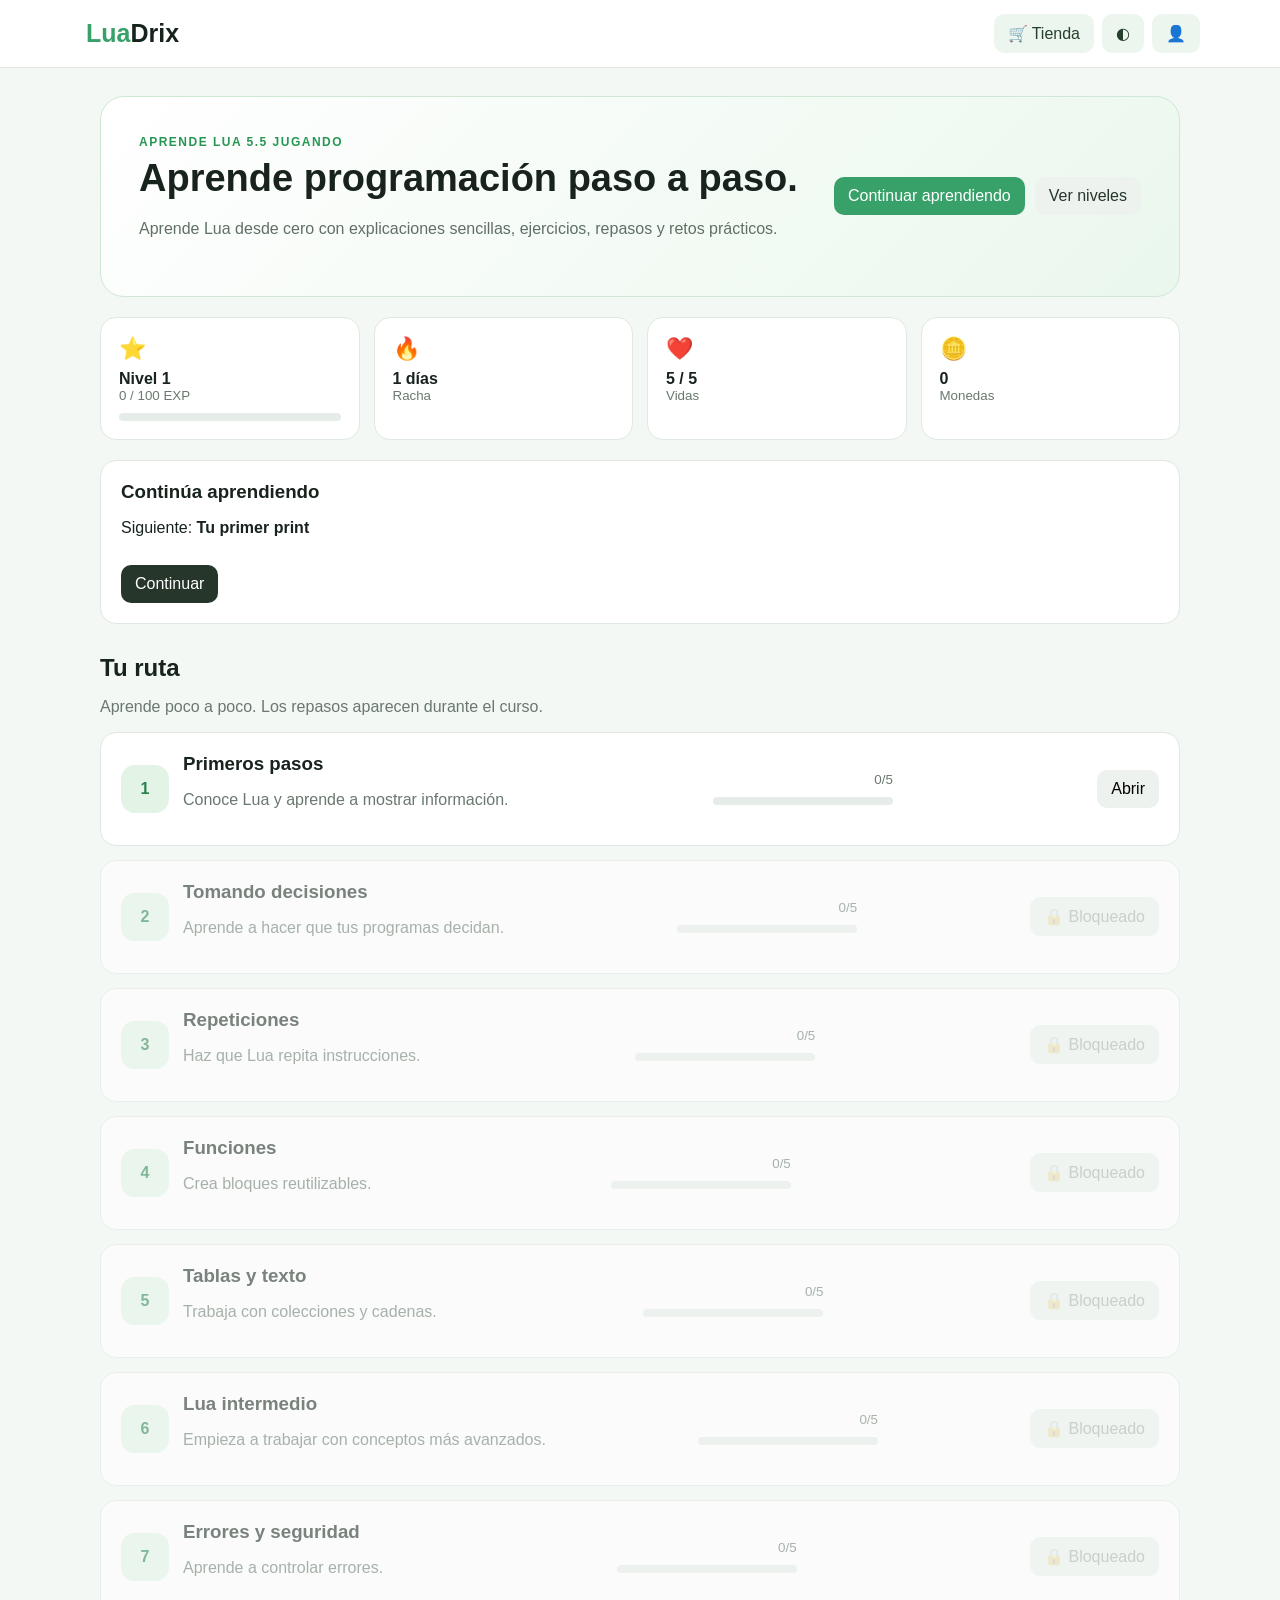
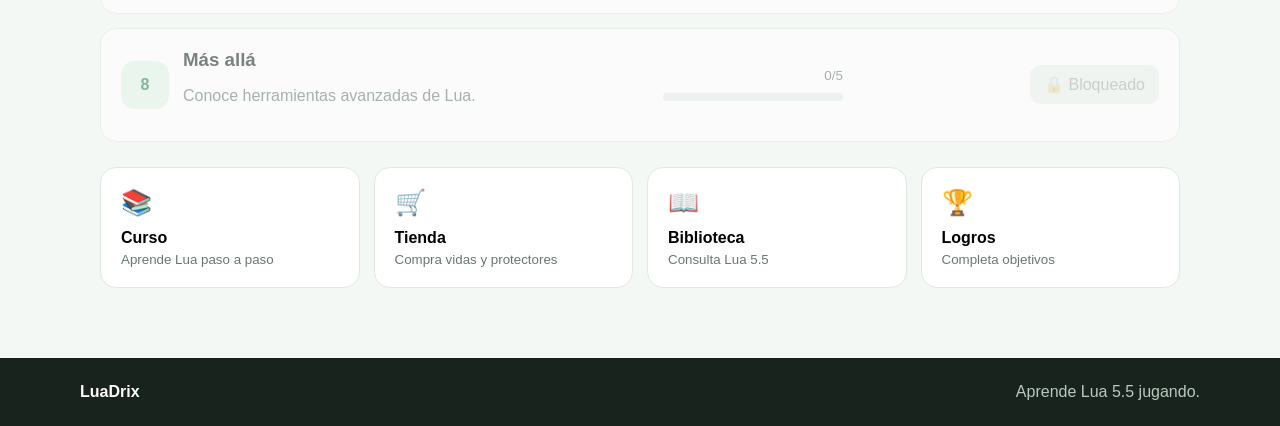
<file: index.html>
<!doctype html>
<html lang="es">
<head>
<meta charset="utf-8">
<meta name="viewport" content="width=device-width, initial-scale=1">

<meta name="description" content="LuaDrix es una plataforma gratuita para aprender Lua 5.5 y programación desde cero con lecciones paso a paso, preguntas, retos de código, biblioteca y laboratorio interactivo.">
<meta name="keywords" content="aprender Lua, Lua 5.5, programación en Lua, aprender programación, curso de Lua, tutorial Lua, Lua para principiantes, programación para principiantes, LuaDrix">
<meta name="robots" content="index,follow">

<link rel="canonical" href="https://angel0727m.github.io/12901100/">
<link rel="icon" type="image/svg+xml" href="favicon.svg">

<meta property="og:type" content="website">
<meta property="og:title" content="LuaDrix — Aprende Lua 5.5 y programación">
<meta property="og:description" content="Aprende Lua 5.5 paso a paso jugando.">
<meta property="og:url" content="https://angel0727m.github.io/12901100/">

<title>LuaDrix — Aprende Lua 5.5 jugando</title>

<!-- Información SEO: permanece disponible para buscadores,
     pero no ocupa espacio visual en la página. -->
<section class="seo-hidden" aria-hidden="true">
<h1>APRENDER PROGRAMACIÓN</h1>
<h2>Aprende Lua 5.5 desde cero</h2>
<p>
LuaDrix explica programación en Lua con lenguaje sencillo y una ruta progresiva.
Empiezas con print, variables y tipos de datos, y avanzas hacia condicionales,
bucles, funciones, tablas, strings, módulos, errores, metatables y coroutines.
</p>
<p>
Curso de Lua. Lua para principiantes. Programación en Lua. Lua 5.5.
Aprender programación.
</p>
</section>

<script type="application/ld+json">
{
 "@context":"https://schema.org",
 "@type":"EducationalOrganization",
 "name":"LuaDrix",
 "url":"https://angel0727m.github.io/12901100/",
 "description":"Plataforma educativa para aprender Lua 5.5 y programación desde cero mediante lecciones, repasos y retos."
}
</script>

<link rel="stylesheet" href="style.css">
</head>

<body>

<header class="topbar">
    <button class="brand" onclick="volverInicio()">
        <span>Lua</span>Drix
    </button>

    <nav class="top-actions">
        <button onclick="mostrarPantalla('tienda')">🛒 Tienda</button>
        <button onclick="alternarModo()">◐</button>
        <button onclick="mostrarPantalla('perfil')">👤</button>
    </nav>
</header>

<main>

<section id="inicio" class="pantalla activa">

    <div class="hero">
        <div>
            <p class="eyebrow">APRENDE LUA 5.5 JUGANDO</p>
            <h1>Aprende programación paso a paso.</h1>
            <p>
                Aprende Lua desde cero con explicaciones sencillas,
                ejercicios, repasos y retos prácticos.
            </p>
        </div>

        <div class="hero-actions">
            <button class="primary" onclick="continuarAprendiendo()">
                Continuar aprendiendo
            </button>
            <button onclick="mostrarPantalla('niveles')">
                Ver niveles
            </button>
        </div>
    </div>

    <div class="dashboard-grid">

        <div class="stat-card">
            <span>⭐</span>
            <b id="nivelTexto">Nivel 1</b>
            <small id="xpTexto">0 / 100 EXP</small>
            <div class="mini-bar">
                <i id="xpBarra"></i>
            </div>
        </div>

        <div class="stat-card">
            <span>🔥</span>
            <b id="rachaTexto">0 días</b>
            <small>Racha</small>
        </div>

        <div class="stat-card">
            <span>❤️</span>
            <b id="energiaTexto">5 / 5</b>
            <small>Vidas</small>
        </div>

        <div class="stat-card">
            <span>🪙</span>
            <b id="monedasTexto">0</b>
            <small>Monedas</small>
        </div>

    </div>

    <div class="continue-card" id="continuarCard"></div>

    <div class="section-title">
        <h2>Tu ruta</h2>
        <p>Aprende poco a poco. Los repasos aparecen durante el curso.</p>
    </div>

    <div id="homeLevels" class="levels-list"></div>

    <div class="quick-grid">

        <button class="feature-card" onclick="mostrarPantalla('niveles')">
            <span>📚</span>
            <b>Curso</b>
            <small>Aprende Lua paso a paso</small>
        </button>

        <button class="feature-card" onclick="mostrarPantalla('tienda')">
            <span>🛒</span>
            <b>Tienda</b>
            <small>Compra vidas y protectores</small>
        </button>

        <button class="feature-card" onclick="mostrarPantalla('biblioteca')">
            <span>📖</span>
            <b>Biblioteca</b>
            <small>Consulta Lua 5.5</small>
        </button>

        <button class="feature-card" onclick="mostrarPantalla('logros')">
            <span>🏆</span>
            <b>Logros</b>
            <small>Completa objetivos</small>
        </button>

    </div>

</section>


<section id="niveles" class="pantalla">

    <div class="page-head">
        <button onclick="volverInicio()">← Inicio</button>
        <div>
            <p class="eyebrow">RUTA DE APRENDIZAJE</p>
            <h2>Niveles de LuaDrix</h2>
        </div>
    </div>

    <div id="levelsPage" class="levels-list"></div>

</section>


<section id="leccion" class="pantalla">

    <div class="lesson-head">
        <button onclick="mostrarPantalla('niveles')">← Volver</button>

        <div>
            <span id="lessonLevel" class="pill"></span>
            <h2 id="lessonTitle"></h2>
            <p id="lessonProgress"></p>
        </div>
    </div>

    <div id="lessonBody" class="lesson-layout"></div>

</section>


<section id="tienda" class="pantalla">

    <div class="page-head">
        <button onclick="volverInicio()">← Inicio</button>

        <div>
            <p class="eyebrow">LUDRIX SHOP</p>
            <h2>Tienda</h2>
        </div>
    </div>

    <div class="shop-balance">
        🪙 <b id="shopCoins">0</b> monedas
    </div>

    <div class="shop-grid">

        <article class="shop-item">
            <div class="shop-icon">🔥</div>
            <h3>Protector de racha</h3>
            <p>
                Protege tu racha si un día no completas una lección.
                Puedes tener como máximo 2.
            </p>
            <strong>100 🪙</strong>
            <button class="primary" onclick="comprarProtector()">
                Comprar
            </button>
            <small id="protectoresTexto"></small>
        </article>

        <article class="shop-item">
            <div class="shop-icon">❤️</div>
            <h3>Vida</h3>
            <p>
                Recupera una vida para continuar aprendiendo.
                Puedes tener hasta 5.
            </p>
            <strong>50 🪙</strong>
            <button class="primary" onclick="comprarVida()">
                Comprar
            </button>
            <small id="vidasTienda"></small>
        </article>

    </div>

    <h2 class="shop-title">🎨 Temas</h2>

    <div class="theme-grid">

        <article class="theme-card green-theme">
            <div class="theme-preview"></div>
            <h3>Verde LuaDrix</h3>
            <p>El color original de LuaDrix.</p>
            <button onclick="equiparTema('verde')">
                Equipar
            </button>
        </article>

        <article class="theme-card blue-theme">
            <div class="theme-preview"></div>
            <h3>Océano</h3>
            <p>Un azul tranquilo para estudiar.</p>
            <button onclick="equiparTema('azul')">
                Equipar
            </button>
        </article>

        <article class="theme-card orange-theme">
            <div class="theme-preview"></div>
            <h3>Fuego</h3>
            <p>Un naranja energético.</p>
            <button onclick="equiparTema('naranja')">
                Equipar
            </button>
        </article>

        <article class="theme-card pink-theme">
            <div class="theme-preview"></div>
            <h3>Rosa</h3>
            <p>Un estilo diferente para LuaDrix.</p>
            <button onclick="equiparTema('rosa')">
                Equipar
            </button>
        </article>

    </div>

</section>


<section id="biblioteca" class="pantalla">

    <div class="page-head">
        <button onclick="volverInicio()">← Inicio</button>
        <div>
            <p class="eyebrow">REFERENCIA</p>
            <h2>Biblioteca de Lua 5.5</h2>
        </div>
    </div>

    <input
        id="librarySearch"
        class="search"
        oninput="buscarBiblioteca()"
        placeholder="Buscar print, tablas, strings, math..."
    >

    <div id="libraryResults" class="library-grid"></div>

</section>


<section id="laboratorio" class="pantalla">

    <div class="page-head">
        <button onclick="volverInicio()">← Inicio</button>
        <div>
            <p class="eyebrow">EXPERIMENTA</p>
            <h2>Laboratorio</h2>
        </div>
    </div>

    <p class="muted">
        Escribe Lua y experimenta con tus propias ideas.
    </p>

    <textarea
        id="labCode"
        class="code-editor"
        spellcheck="false"
    >print("Hola LuaDrix!")</textarea>

    <div class="lab-toolbar">
        <button class="primary" onclick="ejecutarLaboratorio()">
            ▶ Ejecutar
        </button>

        <button onclick="limpiarLab()">
            Limpiar
        </button>
    </div>

    <pre id="labOutput" class="output">
La salida aparecerá aquí.
    </pre>

</section>


<section id="logros" class="pantalla">

    <div class="page-head">
        <button onclick="volverInicio()">← Inicio</button>
        <div>
            <p class="eyebrow">RECOMPENSAS</p>
            <h2>Logros</h2>
        </div>
    </div>

    <div id="achievementsGrid" class="achievement-grid"></div>

</section>


<section id="perfil" class="pantalla">

    <div class="page-head">
        <button onclick="volverInicio()">← Inicio</button>

        <div>
            <p class="eyebrow">TU PROGRESO</p>
            <h2>Perfil</h2>
        </div>
    </div>

    <div id="profileBody"></div>

</section>

</main>


<footer>
    <b>LuaDrix</b>
    <span>Aprende Lua 5.5 jugando.</span>
</footer>


<script src="script.js"></script>

</body>
</html>
</file>
<file: style.css>
*{
    box-sizing:border-box;
}

html{
    scroll-behavior:smooth;
}

body{
    margin:0;
    font-family:Arial,sans-serif;
    background:#f4f8f5;
    color:#18231d;
}

button,input,textarea,select{
    font:inherit;
}

button{
    border:0;
    cursor:pointer;
}

.topbar{
    height:68px;
    background:#fff;
    border-bottom:1px solid #dfe8e1;
    display:flex;
    align-items:center;
    justify-content:space-between;
    padding:0 max(20px,calc((100% - 1120px)/2));
    position:sticky;
    top:0;
    z-index:20;
}

.brand{
    background:none;
    font-size:25px;
    font-weight:900;
    color:#18231d;
}

.brand span{
    color:#38a169;
}

.top-actions{
    display:flex;
    gap:8px;
}

.top-actions button{
    background:#edf5ef;
    padding:10px 14px;
    border-radius:10px;
    color:#23402b;
}

.top-actions button:hover{
    background:#dceee0;
}

main{
    max-width:1120px;
    margin:auto;
    padding:28px 20px 70px;
}

.pantalla{
    display:none;
}

.pantalla.activa{
    display:block;
}

.hero{
    background:linear-gradient(135deg,#ffffff,#eaf7ed);
    border:1px solid #cfe7d5;
    border-radius:24px;
    padding:38px;
    display:flex;
    justify-content:space-between;
    gap:25px;
    align-items:center;
}

.eyebrow{
    font-size:12px;
    font-weight:800;
    letter-spacing:1.5px;
    color:#279653;
    margin:0 0 8px;
}

.hero h1{
    font-size:38px;
    margin:0 0 12px;
    max-width:700px;
}

.hero p:not(.eyebrow){
    color:#607066;
    max-width:650px;
    line-height:1.6;
}

.hero-actions{
    display:flex;
    gap:10px;
    flex-wrap:wrap;
}

.hero-actions button,
.page-head button,
.lab-toolbar button{
    background:#edf2ee;
    padding:10px 14px;
    border-radius:10px;
    color:#26362b;
}

.primary{
    background:#38a169!important;
    color:#fff!important;
}

.primary:hover{
    background:#2f8c5b!important;
}

.dashboard-grid{
    display:grid;
    grid-template-columns:repeat(4,1fr);
    gap:14px;
    margin:20px 0;
}

.stat-card,
.continue-card,
.feature-card,
.level-card,
.lesson-card,
.profile-card,
.achievement,
.question-card,
.library-item,
.shop-item,
.theme-card{
    background:#fff;
    border:1px solid #dfe8e1;
    border-radius:16px;
}

.stat-card{
    padding:18px;
}

.stat-card span{
    font-size:22px;
    display:block;
    margin-bottom:8px;
}

.stat-card b,
.stat-card small{
    display:block;
}

.stat-card small,
.muted,
.section-title p,
.level-card p,
.lesson-card p,
.achievement small,
.library-item p,
.shop-item p{
    color:#69786e;
}

.mini-bar,
.xp-track{
    height:8px;
    background:#e6ece7;
    border-radius:20px;
    overflow:hidden;
    margin-top:10px;
}

.mini-bar i,
.xp-track i{
    display:block;
    height:100%;
    background:#38a169;
    border-radius:20px;
    width:0;
}

.continue-card{
    padding:20px;
    margin-bottom:30px;
}

.continue-card h3{
    margin:0 0 6px;
}

.continue-card button{
    margin-top:12px;
    padding:10px 14px;
    border-radius:10px;
    background:#26362b;
    color:#fff;
}

.section-title{
    margin:30px 0 14px;
}

.section-title h2,
.page-head h2{
    margin:0 0 5px;
}

.levels-list{
    display:grid;
    gap:14px;
}

.level-card{
    padding:20px;
    display:flex;
    justify-content:space-between;
    gap:15px;
    align-items:center;
}

.level-card.locked{
    opacity:.55;
}

.level-main{
    display:flex;
    gap:14px;
    align-items:center;
}

.level-number{
    width:48px;
    height:48px;
    border-radius:14px;
    background:#e3f4e7;
    color:#25834d;
    display:grid;
    place-items:center;
    font-weight:900;
}

.level-card h3,
.lesson-card h3{
    margin:0 0 5px;
}

.level-card button,
.lesson-card button,
.theme-card button,
.shop-item button{
    padding:10px 14px;
    border-radius:10px;
    background:#edf2ee;
}

.level-progress{
    min-width:180px;
}

.level-progress small{
    display:block;
    text-align:right;
    color:#69786e;
}

.quick-grid{
    display:grid;
    grid-template-columns:repeat(4,1fr);
    gap:14px;
    margin-top:25px;
}

.feature-card{
    text-align:left;
    padding:20px;
}

.feature-card span{
    font-size:25px;
    display:block;
    margin-bottom:12px;
}

.feature-card b,
.feature-card small{
    display:block;
}

.feature-card small{
    color:#69786e;
    margin-top:5px;
}

.page-head,
.lesson-head{
    display:flex;
    align-items:center;
    gap:18px;
    margin-bottom:25px;
}

.page-head>div,
.lesson-head>div{
    flex:1;
}

.lesson-layout{
    max-width:850px;
    margin:auto;
}

.lesson-card{
    padding:24px;
    margin-bottom:16px;
}

.lesson-card h3{
    font-size:22px;
}

.lesson-card p,
.lesson-card li{
    line-height:1.7;
}

.code{
    background:#172019;
    color:#e8f6eb;
    border-radius:12px;
    padding:16px;
    overflow:auto;
    font-family:Consolas,monospace;
}

.challenge{
    border:2px solid #bfe2c8;
    background:#f5fbf6;
}

.challenge textarea{
    width:100%;
    min-height:150px;
    background:#172019;
    color:#e8f6eb;
    border:0;
    border-radius:12px;
    padding:14px;
    font-family:Consolas,monospace;
    resize:vertical;
}

.challenge-actions{
    display:flex;
    gap:10px;
    margin-top:10px;
    flex-wrap:wrap;
}

.feedback{
    margin-top:12px;
    padding:12px;
    border-radius:10px;
    display:none;
}

.feedback.show{
    display:block;
}

.feedback.good{
    background:#e3f6e8;
    color:#176333;
}

.feedback.bad{
    background:#fff0f0;
    color:#8d2727;
}

.pill{
    display:inline-block;
    background:#e3f4e7;
    color:#287b48;
    padding:6px 10px;
    border-radius:99px;
    font-size:12px;
    font-weight:800;
}

.library-grid{
    display:grid;
    grid-template-columns:repeat(2,1fr);
    gap:12px;
}

.library-item{
    padding:18px;
}

.library-item h3{
    margin:0 0 8px;
}

.search{
    width:100%;
    padding:14px 16px;
    border:1px solid #d6e1d9;
    border-radius:12px;
    background:#fff;
    margin-bottom:15px;
}

.code-editor{
    width:100%;
    min-height:300px;
    background:#172019;
    color:#e8f6eb;
    border:0;
    border-radius:14px;
    padding:18px;
    font-family:Consolas,monospace;
    line-height:1.5;
}

.output{
    min-height:100px;
    background:#fff;
    border:1px solid #dfe8e1;
    border-radius:14px;
    padding:16px;
    white-space:pre-wrap;
}

.lab-toolbar{
    display:flex;
    gap:10px;
    margin:15px 0;
    flex-wrap:wrap;
}

.achievement-grid{
    display:grid;
    grid-template-columns:repeat(3,1fr);
    gap:12px;
}

.achievement{
    padding:18px;
}

.achievement.locked{
    opacity:.5;
}

.achievement.unlocked{
    border-color:#38a169;
}

.achievement .icon{
    font-size:25px;
    margin-bottom:8px;
}

.achievement b,
.achievement small{
    display:block;
}

.profile-card{
    padding:25px;
}

.profile-grid{
    display:grid;
    grid-template-columns:repeat(2,1fr);
    gap:12px;
}

.profile-box{
    background:#edf5ef;
    border-radius:12px;
    padding:15px;
}

.shop-balance{
    background:#e7f6eb;
    border:1px solid #c7e7cf;
    padding:18px;
    border-radius:14px;
    margin-bottom:20px;
    font-size:20px;
}

.shop-grid{
    display:grid;
    grid-template-columns:repeat(2,1fr);
    gap:15px;
}

.shop-item{
    padding:24px;
}

.shop-icon{
    font-size:40px;
}

.shop-item strong{
    display:block;
    font-size:20px;
    margin:15px 0;
}

.shop-item small{
    display:block;
    margin-top:10px;
    color:#64756a;
}

.shop-title{
    margin-top:35px;
}

.theme-grid{
    display:grid;
    grid-template-columns:repeat(4,1fr);
    gap:14px;
}

.theme-card{
    padding:18px;
}

.theme-preview{
    height:60px;
    border-radius:12px;
    margin-bottom:12px;
}

.green-theme .theme-preview{
    background:#38a169;
}

.blue-theme .theme-preview{
    background:#3182ce;
}

.orange-theme .theme-preview{
    background:#dd6b20;
}

.pink-theme .theme-preview{
    background:#d53f8c;
}

.green-theme button{
    background:#38a169;
    color:#fff;
}

.blue-theme button{
    background:#3182ce;
    color:#fff;
}

.orange-theme button{
    background:#dd6b20;
    color:#fff;
}

.pink-theme button{
    background:#d53f8c;
    color:#fff;
}

footer{
    background:#18231d;
    color:#fff;
    padding:25px max(20px,calc((100% - 1120px)/2));
    display:flex;
    justify-content:space-between;
    gap:15px;
    flex-wrap:wrap;
}

footer span{
    color:#b9c9be;
}

.seo-hidden{
    position:absolute!important;
    width:1px!important;
    height:1px!important;
    padding:0!important;
    margin:-1px!important;
    overflow:hidden!important;
    clip:rect(0,0,0,0)!important;
    white-space:nowrap!important;
    border:0!important;
}

.step-actions{
    display:flex;
    justify-content:flex-end;
    gap:10px;
    margin-top:18px;
}

.step-actions button{
    padding:10px 14px;
    border-radius:10px;
    background:#edf2ee;
}

.lesson-stepper{
    background:#fff;
    border:1px solid #dfe8e1;
    border-radius:14px;
    padding:14px 16px;
    margin-bottom:14px;
}

.step-track{
    height:7px;
    background:#e6ece7;
    border-radius:99px;
    overflow:hidden;
    margin-top:10px;
}

.step-track i{
    display:block;
    height:100%;
    background:#38a169;
}

.question-card{
    padding:22px;
    margin-bottom:15px;
}

.options{
    display:grid;
    gap:9px;
}

.option{
    background:#edf2ee;
    text-align:left;
    padding:12px;
    border-radius:10px;
}

.option.correcta{
    background:#dcf3e3;
    outline:2px solid #38a169;
}

.option.incorrecta{
    background:#fff0f0;
    outline:2px solid #e46c6c;
}

.modal{
    display:none;
    position:fixed;
    inset:0;
    background:#0008;
    z-index:50;
    align-items:center;
    justify-content:center;
    padding:20px;
}

.modal.activo{
    display:flex;
}

.dark{
    background:#101712;
    color:#edf8ef;
}

.dark .topbar,
.dark .stat-card,
.dark .continue-card,
.dark .feature-card,
.dark .level-card,
.dark .lesson-card,
.dark .profile-card,
.dark .achievement,
.dark .question-card,
.dark .library-item,
.dark .shop-item,
.dark .theme-card,
.dark .lesson-stepper,
.dark .output{
    background:#19231c;
    border-color:#2d4032;
}

.dark .hero{
    background:linear-gradient(135deg,#19231c,#203126);
    border-color:#35533d;
}

.dark .brand{
    color:#fff;
}

.dark .top-actions button,
.dark .page-head button,
.dark .level-card button,
.dark .lesson-card button,
.dark .option,
.dark .step-actions button{
    background:#293a2e;
    color:#fff;
}

.dark .muted,
.dark .section-title p,
.dark .level-card p,
.dark .lesson-card p,
.dark .achievement small,
.dark .library-item p,
.dark .shop-item p{
    color:#c4d2c7;
}

.dark .search{
    background:#19231c;
    color:#fff;
    border-color:#334a39;
}

.dark .profile-box{
    background:#243229;
}

.dark .shop-balance{
    background:#203a28;
    border-color:#365e42;
}

.dark footer{
    background:#090e0b;
}

body.theme-azul .brand span,
body.theme-azul .eyebrow{
    color:#3182ce;
}

body.theme-azul .primary,
body.theme-azul .mini-bar i,
body.theme-azul .xp-track i,
body.theme-azul .step-track i{
    background:#3182ce!important;
}

body.theme-naranja .brand span,
body.theme-naranja .eyebrow{
    color:#dd6b20;
}

body.theme-naranja .primary,
body.theme-naranja .mini-bar i,
body.theme-naranja .xp-track i,
body.theme-naranja .step-track i{
    background:#dd6b20!important;
}

body.theme-rosa .brand span,
body.theme-rosa .eyebrow{
    color:#d53f8c;
}

body.theme-rosa .primary,
body.theme-rosa .mini-bar i,
body.theme-rosa .xp-track i,
body.theme-rosa .step-track i{
    background:#d53f8c!important;
}

@media(max-width:800px){

    .dashboard-grid,
    .quick-grid{
        grid-template-columns:repeat(2,1fr);
    }

    .theme-grid{
        grid-template-columns:repeat(2,1fr);
    }

    .achievement-grid{
        grid-template-columns:repeat(2,1fr);
    }

    .hero{
        display:block;
    }

    .hero-actions{
        margin-top:20px;
    }
}

@media(max-width:560px){

    main{
        padding:18px 12px 55px;
    }

    .hero{
        padding:25px;
    }

    .hero h1{
        font-size:29px;
    }

    .dashboard-grid,
    .quick-grid,
    .library-grid,
    .achievement-grid,
    .profile-grid,
    .shop-grid,
    .theme-grid{
        grid-template-columns:1fr;
    }

    .level-card{
        display:block;
    }

    .level-progress{
        margin-top:12px;
    }

    .level-card button{
        margin-top:10px;
        width:100%;
    }

    .page-head,
    .lesson-head{
        align-items:flex-start;
        flex-direction:column;
    }

    .topbar{
        padding:0 12px;
    }
}
</file>
